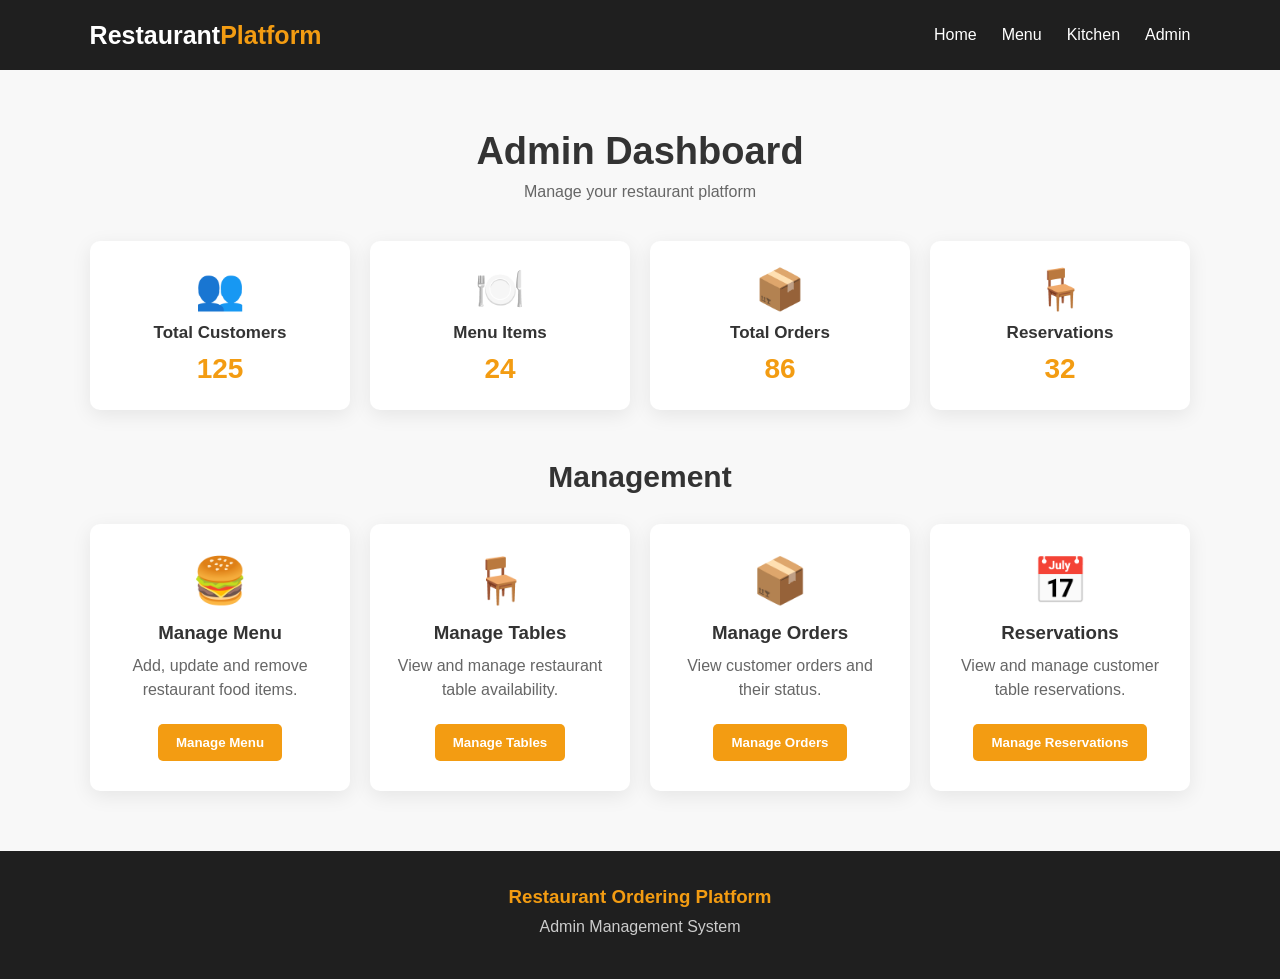
<file: frontend/admin.html>
<!DOCTYPE html>
<html lang="en">

<head>
    <meta charset="UTF-8">
    <meta name="viewport" content="width=device-width, initial-scale=1.0">

    <title>Admin Dashboard</title>

    <link rel="stylesheet" href="style.css">
</head>

<body>

<header>

    <div class="logo">
        Restaurant<span>Platform</span>
    </div>

    <nav>
        <a href="index.html">Home</a>
        <a href="menu.html">Menu</a>
        <a href="kitchen.html">Kitchen</a>
        <a href="admin.html">Admin</a>
    </nav>

</header>


<section class="admin-section">

    <h1>Admin Dashboard</h1>

    <p class="dashboard-subtitle">
        Manage your restaurant platform
    </p>


    <!-- Statistics -->

    <div class="admin-stats">

        <div class="stat-card">
            <div class="stat-icon">👥</div>
            <h3>Total Customers</h3>
            <p>125</p>
        </div>

        <div class="stat-card">
            <div class="stat-icon">🍽️</div>
            <h3>Menu Items</h3>
            <p>24</p>
        </div>

        <div class="stat-card">
            <div class="stat-icon">📦</div>
            <h3>Total Orders</h3>
            <p>86</p>
        </div>

        <div class="stat-card">
            <div class="stat-icon">🪑</div>
            <h3>Reservations</h3>
            <p>32</p>
        </div>

    </div>


    <!-- Management -->

    <h2 class="management-title">
        Management
    </h2>


    <div class="management-container">

        <div class="management-card">

            <div class="management-icon">
                🍔
            </div>

            <h3>Manage Menu</h3>

            <p>
                Add, update and remove restaurant food items.
            </p>

            <button class="admin-btn"
                onclick="alert('Menu Management will be connected to MySQL later.')">
                Manage Menu
            </button>

        </div>


        <div class="management-card">

            <div class="management-icon">
                🪑
            </div>

            <h3>Manage Tables</h3>

            <p>
                View and manage restaurant table availability.
            </p>

            <button class="admin-btn"
                onclick="alert('Table Management will be connected to MySQL later.')">
                Manage Tables
            </button>

        </div>


        <div class="management-card">

            <div class="management-icon">
                📦
            </div>

            <h3>Manage Orders</h3>

            <p>
                View customer orders and their status.
            </p>

            <button class="admin-btn"
                onclick="alert('Order Management will be connected to MySQL later.')">
                Manage Orders
            </button>

        </div>


        <div class="management-card">

            <div class="management-icon">
                📅
            </div>

            <h3>Reservations</h3>

            <p>
                View and manage customer table reservations.
            </p>

            <button class="admin-btn"
                onclick="alert('Reservation Management will be connected to MySQL later.')">
                Manage Reservations
            </button>

        </div>

    </div>

</section>


<footer>

    <h3>Restaurant Ordering Platform</h3>

    <p>
        Admin Management System
    </p>

</footer>

</body>
</html>
</file>
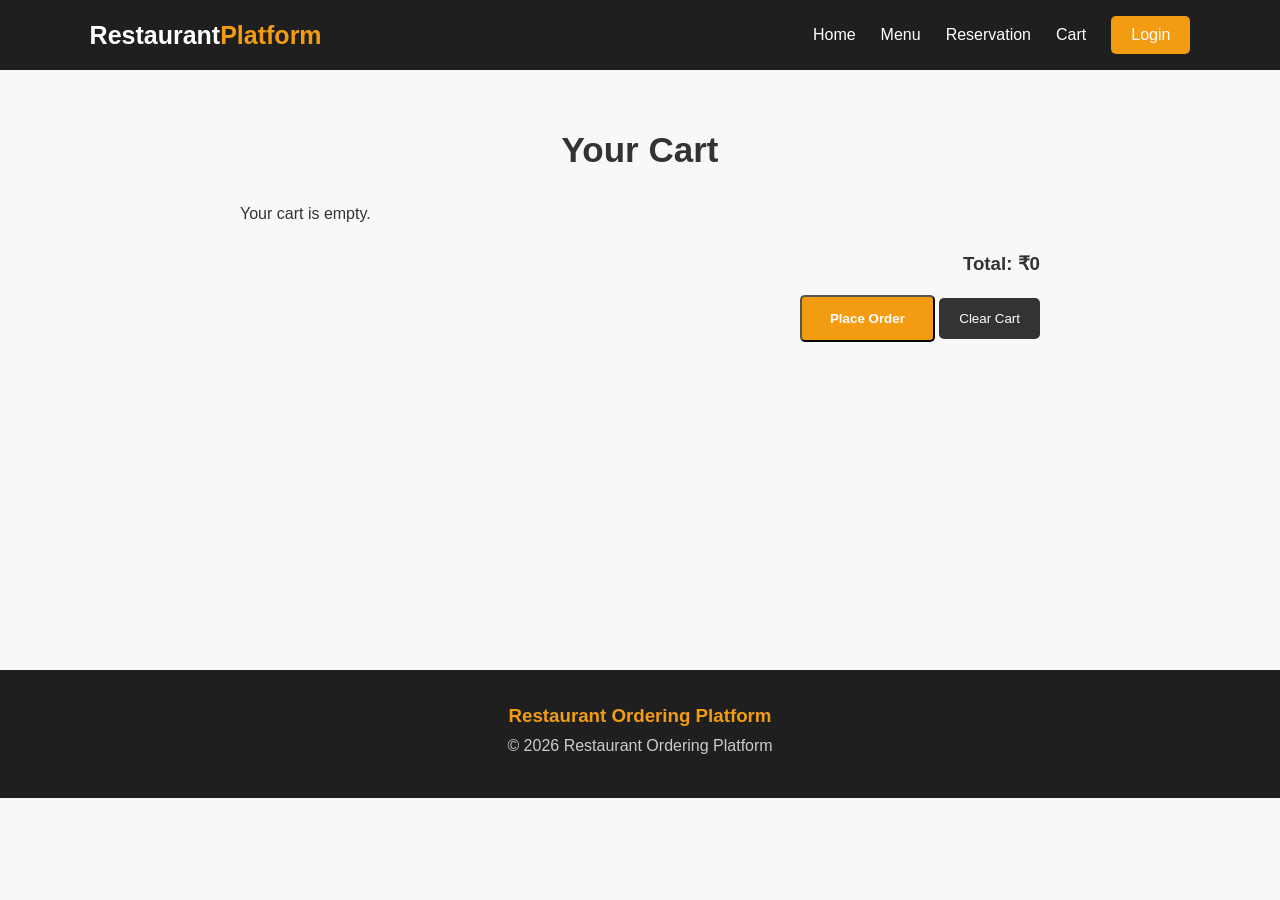
<file: frontend/cart.html>
<!DOCTYPE html>
<html lang="en">
<head>
    <meta charset="UTF-8">
    <meta name="viewport" content="width=device-width, initial-scale=1.0">

    <title>Shopping Cart</title>

    <link rel="stylesheet" href="style.css">
</head>

<body>

<header>
    <div class="logo">Restaurant<span>Platform</span></div>

    <nav>
        <a href="index.html">Home</a>
        <a href="menu.html">Menu</a>
        <a href="reservation.html">Reservation</a>
        <a href="cart.html">Cart</a>
        <a href="login.html" class="login-btn">Login</a>
    </nav>
</header>

<section class="cart-section">

    <h2>Your Cart</h2>

    <div id="cart-items">
        <p>Your cart is empty.</p>
    </div>

    <div class="cart-summary">

        <h3>
            Total:
            <span id="cart-total">₹0</span>
        </h3>

        <button class="btn" onclick="placeOrder()">
            Place Order
        </button>

        <button class="clear-btn" onclick="clearCart()">
            Clear Cart
        </button>

    </div>

</section>

<footer>
    <h3>Restaurant Ordering Platform</h3>
    <p>© 2026 Restaurant Ordering Platform</p>
</footer>

<script src="script.js"></script>

</body>
</html>
</file>
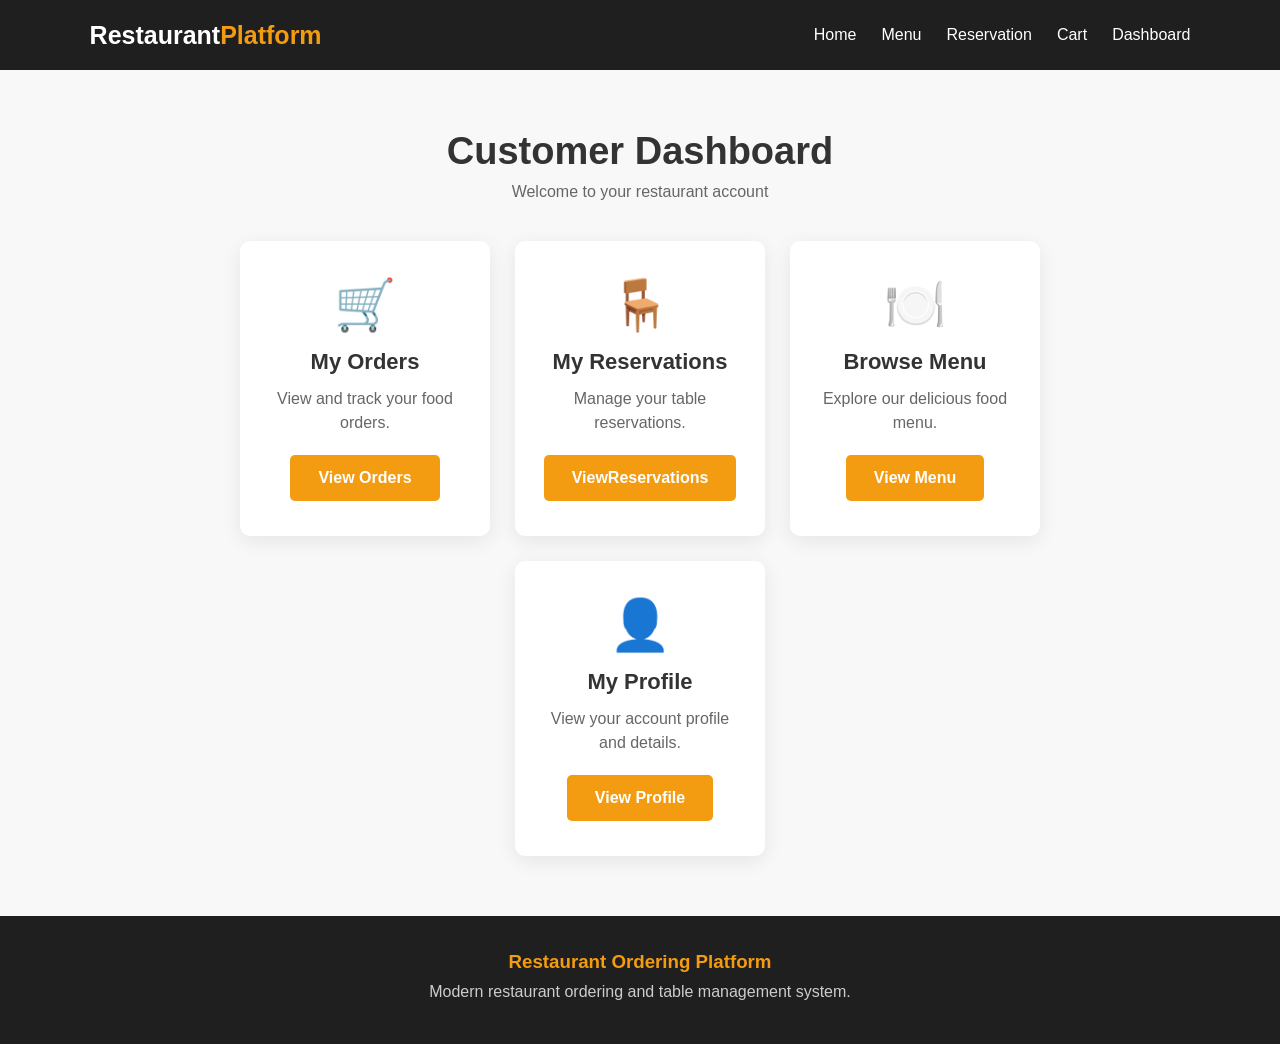
<file: frontend/customer_dashboard.html>
<!DOCTYPE html>
<html lang="en">

<head>
    <meta charset="UTF-8">
    <meta name="viewport" content="width=device-width, initial-scale=1.0">

    <title>Customer Dashboard</title>

    <link rel="stylesheet" href="style.css">
</head>

<body>

<header>

    <div class="logo">
        Restaurant<span>Platform</span>
    </div>

    <nav>
        <a href="index.html">Home</a>
        <a href="menu.html">Menu</a>
        <a href="reservation.html">Reservation</a>
        <a href="cart.html">Cart</a>
        <a href="customer-dashboard.html">Dashboard</a>
    </nav>

</header>


<section class="dashboard">

    <h1>Customer Dashboard</h1>

    <p class="dashboard-subtitle">
        Welcome to your restaurant account
    </p>


    <div class="dashboard-cards">

        <div class="dashboard-card">

            <div class="dashboard-icon">🛒</div>

            <h3>My Orders</h3>

            <p>View and track your food orders.</p>

            <a href="my-orders.html" class="btn">
                View Orders
            </a>

        </div>


        <div class="dashboard-card">

            <div class="dashboard-icon">🪑</div>

            <h3>My Reservations</h3>

            <p>Manage your table reservations.</p>

            <a href="my-reservation.html" class="btn">
                ViewReservations
            </a>

        </div>


        <div class="dashboard-card">

            <div class="dashboard-icon">🍽️</div>

            <h3>Browse Menu</h3>

            <p>Explore our delicious food menu.</p>

            <a href="menu.html" class="btn">
                View Menu
            </a>

        </div>


        <div class="dashboard-card">

            <div class="dashboard-icon">👤</div>

            <h3>My Profile</h3>

            <p>View your account profile and details.</p>

            <a href="profile.html" class="btn">
                View Profile
            </a>

        </div>

    </div>

</section>


<footer>

    <h3>Restaurant Ordering Platform</h3>

    <p>
        Modern restaurant ordering and table management system.
    </p>

</footer>

</body>
</html>
</file>
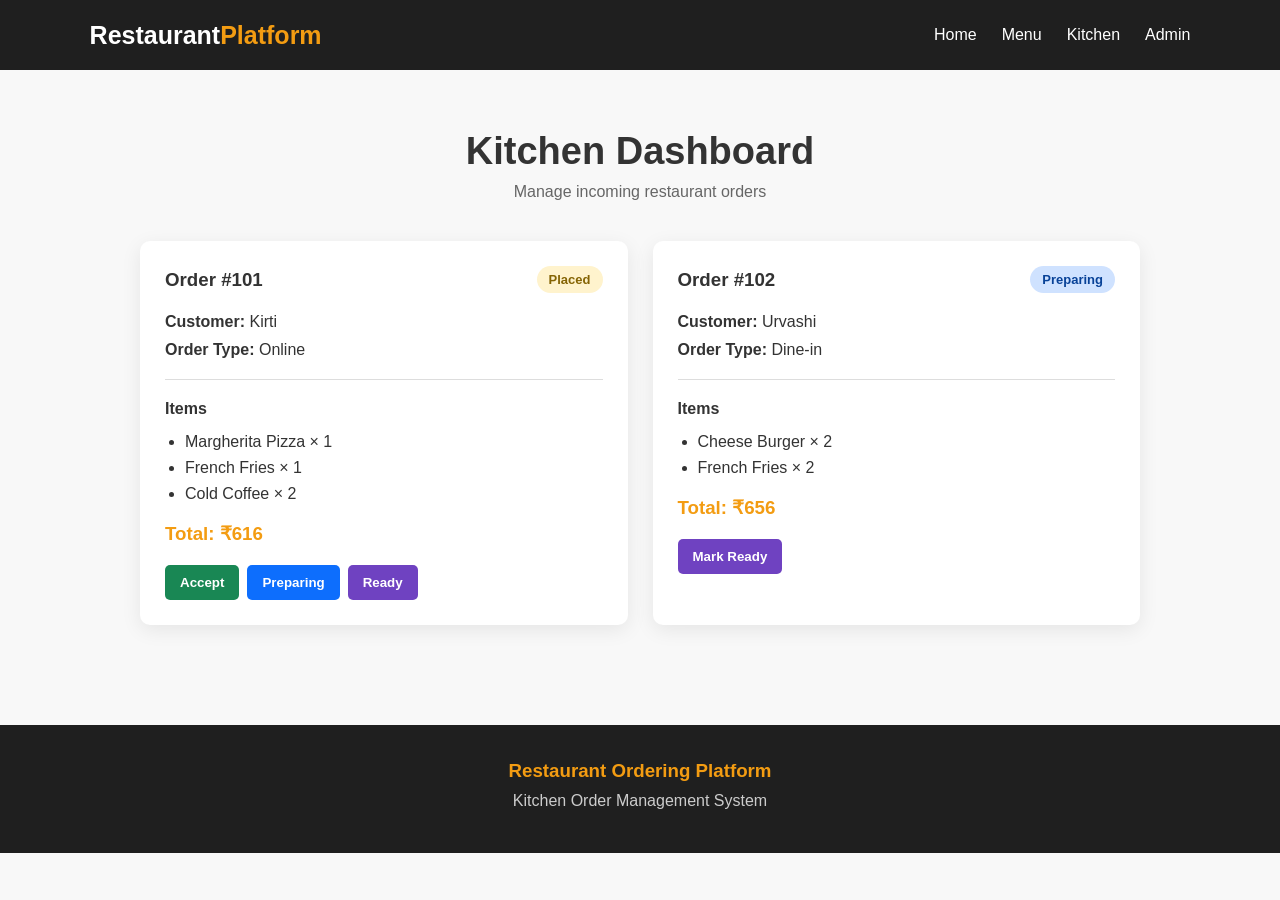
<file: frontend/kitchen.html>
<!DOCTYPE html>
<html lang="en">

<head>
    <meta charset="UTF-8">
    <meta name="viewport" content="width=device-width, initial-scale=1.0">

    <title>Kitchen Dashboard</title>

    <link rel="stylesheet" href="style.css">
</head>

<body>

<header>

    <div class="logo">
        Restaurant<span>Platform</span>
    </div>

    <nav>
        <a href="index.html">Home</a>
        <a href="menu.html">Menu</a>
        <a href="kitchen.html">Kitchen</a>
        <a href="admin.html">Admin</a>
    </nav>

</header>


<section class="kitchen-section">

    <h1>Kitchen Dashboard</h1>

    <p class="dashboard-subtitle">
        Manage incoming restaurant orders
    </p>


    <div class="order-container">


        <!-- Order 101 -->

        <div class="order-card">

            <div class="order-header">

                <h3>Order #101</h3>

                <span class="status placed">
                    Placed
                </span>

            </div>

            <p><strong>Customer:</strong> Kirti</p>

            <p><strong>Order Type:</strong> Online</p>

            <hr>

            <h4>Items</h4>

            <ul>
                <li>Margherita Pizza × 1</li>
                <li>French Fries × 1</li>
                <li>Cold Coffee × 2</li>
            </ul>

            <h3 class="order-total">
                Total: ₹616
            </h3>

            <div class="order-actions">

                <button
                    class="action-btn accept"
                    onclick="updateOrderStatus(this, 'Accepted')">
                    Accept
                </button>

                <button
                    class="action-btn preparing"
                    onclick="updateOrderStatus(this, 'Preparing')">
                    Preparing
                </button>

                <button
                    class="action-btn ready"
                    onclick="updateOrderStatus(this, 'Ready')">
                    Ready
                </button>

            </div>

        </div>


        <!-- Order 102 -->

        <div class="order-card">

            <div class="order-header">

                <h3>Order #102</h3>

                <span class="status preparing">
                    Preparing
                </span>

            </div>

            <p><strong>Customer:</strong> Urvashi</p>

            <p><strong>Order Type:</strong> Dine-in</p>

            <hr>

            <h4>Items</h4>

            <ul>
                <li>Cheese Burger × 2</li>
                <li>French Fries × 2</li>
            </ul>

            <h3 class="order-total">
                Total: ₹656
            </h3>

            <div class="order-actions">

                <button
                    class="action-btn ready"
                    onclick="updateOrderStatus(this, 'Ready')">
                    Mark Ready
                </button>

            </div>

        </div>


    </div>

</section>


<footer>

    <h3>Restaurant Ordering Platform</h3>

    <p>
        Kitchen Order Management System
    </p>

</footer>


<script src="script.js"></script>

</body>
</html>
</file>
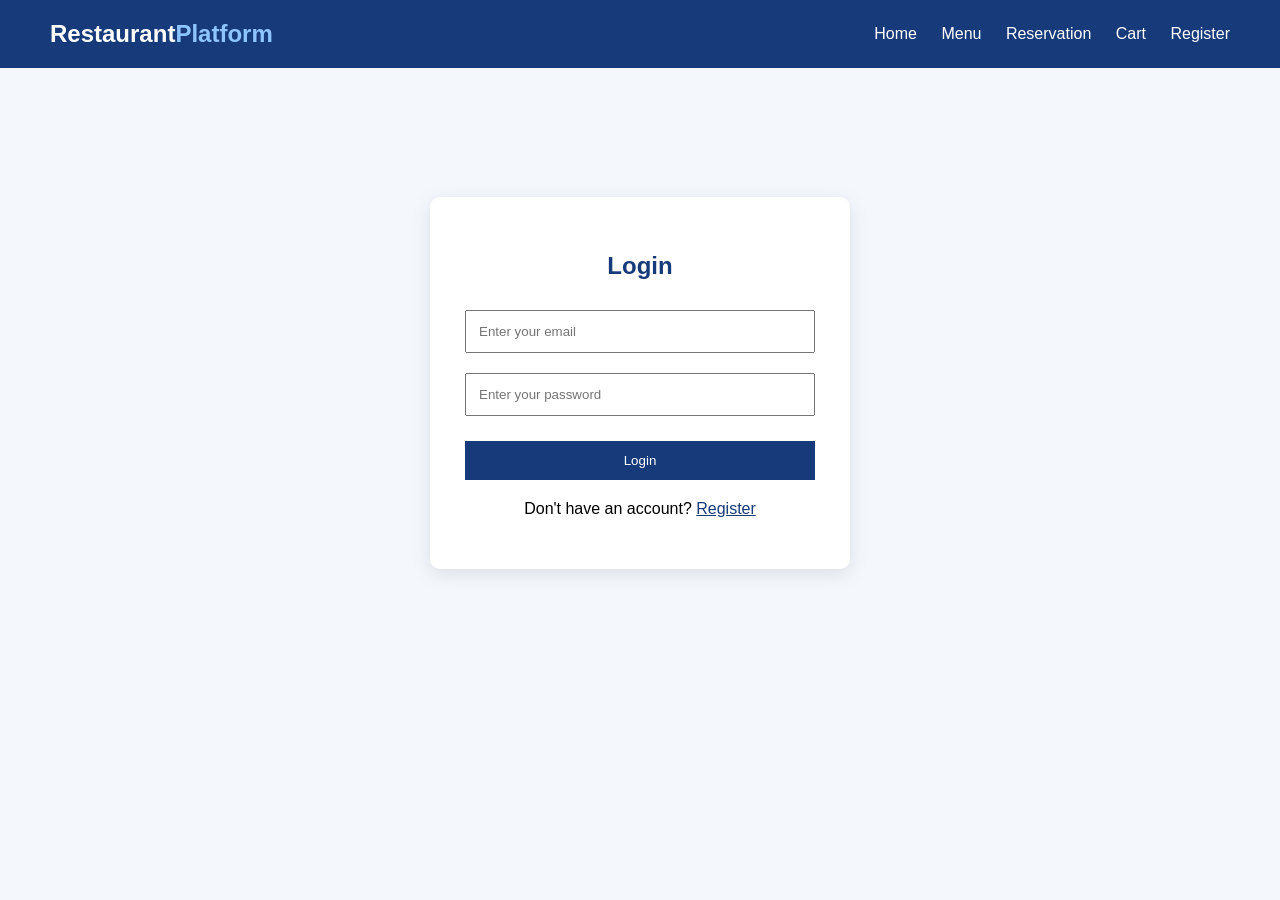
<file: frontend/login.html>
<!DOCTYPE html>
<html lang="en">

<head>
    <meta charset="UTF-8">
    <meta name="viewport" content="width=device-width, initial-scale=1.0">
    <title>Login</title>

    <style>
        body {
            margin: 0;
            font-family: Arial, sans-serif;
            background: #f4f7fb;
        }

        header {
            background: #173b7a;
            padding: 20px 50px;
            display: flex;
            justify-content: space-between;
            align-items: center;
        }

        .logo {
            color: white;
            font-size: 24px;
            font-weight: bold;
        }

        .logo span {
            color: #8ec5ff;
        }

        nav a {
            color: white;
            text-decoration: none;
            margin-left: 20px;
        }

        .form-section {
            display: flex;
            justify-content: center;
            align-items: center;
            min-height: 70vh;
        }

        .form-box {
            background: white;
            width: 350px;
            padding: 35px;
            border-radius: 10px;
            box-shadow: 0 5px 20px rgba(0,0,0,0.1);
        }

        .form-box h1 {
            text-align: center;
            color: #173b7a;
        }

        .form-box input {
            width: 100%;
            padding: 12px;
            margin: 10px 0;
            box-sizing: border-box;
        }

        .form-box button {
            width: 100%;
            padding: 12px;
            margin-top: 15px;
            background: #173b7a;
            color: white;
            border: none;
            cursor: pointer;
        }

        .form-link {
            text-align: center;
            margin-top: 20px;
        }

        .form-link a {
            color: #173b7a;
        }
    </style>
</head>

<body>

<header>

    <div class="logo">
        Restaurant<span>Platform</span>
    </div>

    <nav>
        <a href="index.html">Home</a>
        <a href="menu.html">Menu</a>
        <a href="reservation.html">Reservation</a>
        <a href="cart.html">Cart</a>
        <a href="register.html">Register</a>
    </nav>

</header>

<section class="form-section">

    <div class="form-box">

        <h1>Login</h1>

        <form onsubmit="loginUser(event)">

            <input
                type="email"
                id="login-email"
                placeholder="Enter your email"
                required
            >

            <input
                type="password"
                id="login-password"
                placeholder="Enter your password"
                required
            >

            <button type="submit">
                Login
            </button>

        </form>

        <p class="form-link">
            Don't have an account?
            <a href="register.html">Register</a>
        </p>

    </div>

</section>

<script src="script.js"></script>

</body>
</html>
</file>
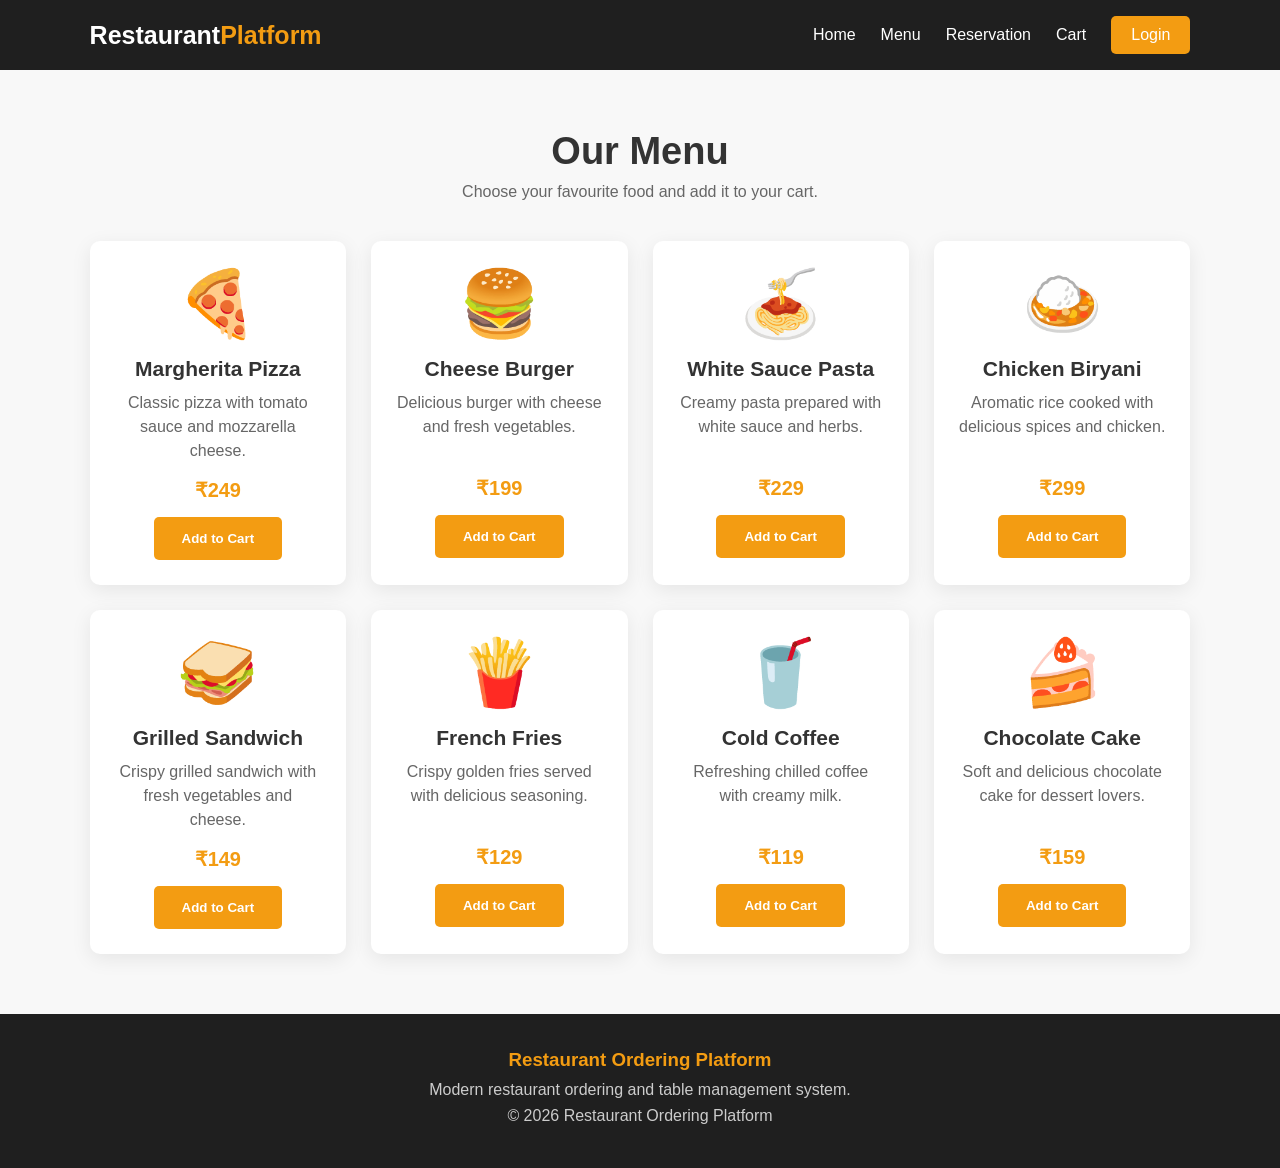
<file: frontend/menu.html>
<!DOCTYPE html>
<html lang="en">
<head>
    <meta charset="UTF-8">
    <meta name="viewport" content="width=device-width, initial-scale=1.0">

    <title>Restaurant Menu</title>

    <link rel="stylesheet" href="style.css">
</head>

<body>

<header>
    <div class="logo">Restaurant<span>Platform</span></div>

    <nav>
        <a href="index.html">Home</a>
        <a href="menu.html">Menu</a>
        <a href="reservation.html">Reservation</a>
        <a href="cart.html">Cart</a>
        <a href="login.html" class="login-btn">Login</a>
    </nav>
</header>


<section class="menu-section">

    <h1>Our Menu</h1>

    <p class="menu-subtitle">
        Choose your favourite food and add it to your cart.
    </p>


    <div class="menu-container">


        <!-- Pizza -->

        <div class="food-card">

            <div class="food-image">🍕</div>

            <h3>Margherita Pizza</h3>

            <p>
                Classic pizza with tomato sauce and mozzarella cheese.
            </p>

            <h4>₹249</h4>

            <button
                class="btn"
                onclick="addToCart('Margherita Pizza', 249)">
                Add to Cart
            </button>

        </div>


        <!-- Burger -->

        <div class="food-card">

            <div class="food-image">🍔</div>

            <h3>Cheese Burger</h3>

            <p>
                Delicious burger with cheese and fresh vegetables.
            </p>

            <h4>₹199</h4>

            <button
                class="btn"
                onclick="addToCart('Cheese Burger', 199)">
                Add to Cart
            </button>

        </div>


        <!-- Pasta -->

        <div class="food-card">

            <div class="food-image">🍝</div>

            <h3>White Sauce Pasta</h3>

            <p>
                Creamy pasta prepared with white sauce and herbs.
            </p>

            <h4>₹229</h4>

            <button
                class="btn"
                onclick="addToCart('White Sauce Pasta', 229)">
                Add to Cart
            </button>

        </div>


        <!-- Biryani -->

        <div class="food-card">

            <div class="food-image">🍛</div>

            <h3>Chicken Biryani</h3>

            <p>
                Aromatic rice cooked with delicious spices and chicken.
            </p>

            <h4>₹299</h4>

            <button
                class="btn"
                onclick="addToCart('Chicken Biryani', 299)">
                Add to Cart
            </button>

        </div>


        <!-- Sandwich -->

        <div class="food-card">

            <div class="food-image">🥪</div>

            <h3>Grilled Sandwich</h3>

            <p>
                Crispy grilled sandwich with fresh vegetables and cheese.
            </p>

            <h4>₹149</h4>

            <button
                class="btn"
                onclick="addToCart('Grilled Sandwich', 149)">
                Add to Cart
            </button>

        </div>


        <!-- French Fries -->

        <div class="food-card">

            <div class="food-image">🍟</div>

            <h3>French Fries</h3>

            <p>
                Crispy golden fries served with delicious seasoning.
            </p>

            <h4>₹129</h4>

            <button
                class="btn"
                onclick="addToCart('French Fries', 129)">
                Add to Cart
            </button>

        </div>


        <!-- Cold Coffee -->

        <div class="food-card">

            <div class="food-image">🥤</div>

            <h3>Cold Coffee</h3>

            <p>
                Refreshing chilled coffee with creamy milk.
            </p>

            <h4>₹119</h4>

            <button
                class="btn"
                onclick="addToCart('Cold Coffee', 119)">
                Add to Cart
            </button>

        </div>


        <!-- Chocolate Cake -->

        <div class="food-card">

            <div class="food-image">🍰</div>

            <h3>Chocolate Cake</h3>

            <p>
                Soft and delicious chocolate cake for dessert lovers.
            </p>

            <h4>₹159</h4>

            <button
                class="btn"
                onclick="addToCart('Chocolate Cake', 159)">
                Add to Cart
            </button>

        </div>

    </div>

</section>


<footer>

    <h3>Restaurant Ordering Platform</h3>

    <p>
        Modern restaurant ordering and table management system.
    </p>

    <p>
        © 2026 Restaurant Ordering Platform
    </p>

</footer>


<script src="script.js"></script>

</body>
</html>
</file>
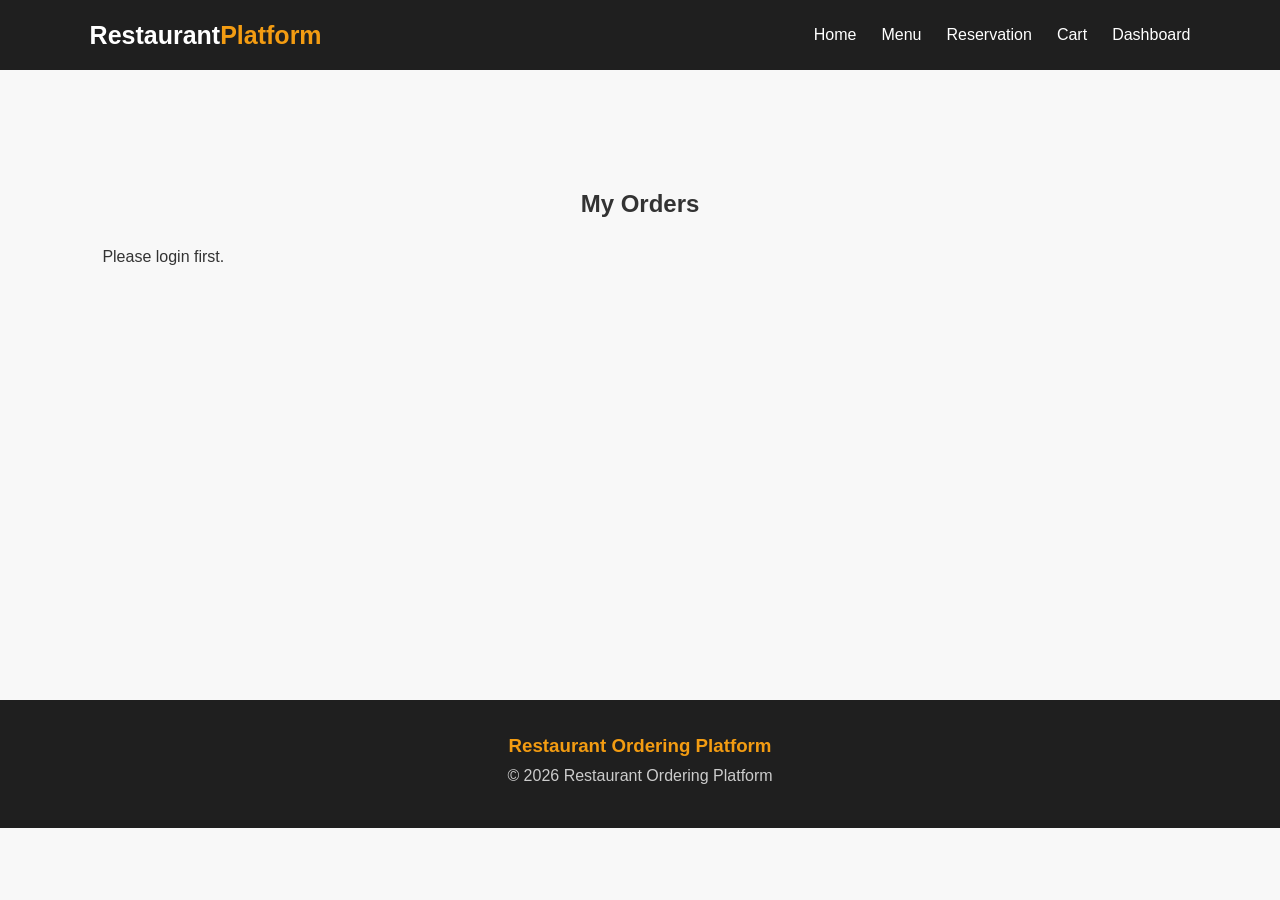
<file: frontend/my-orders.html>
<!DOCTYPE html>
<html lang="en">

<head>
    <meta charset="UTF-8">
    <meta name="viewport" content="width=device-width, initial-scale=1.0">

    <title>My Orders</title>

    <link rel="stylesheet" href="style.css">

    <style>
        .orders-section {
            padding: 120px 8% 60px;
            min-height: 70vh;
        }

        .orders-section h2 {
            text-align: center;
            margin-bottom: 30px;
        }

        .order-card {
            background: white;
            padding: 20px;
            margin: 15px auto;
            max-width: 700px;
            border-radius: 10px;
            box-shadow: 0 3px 10px rgba(0,0,0,0.1);
        }

        .order-card p {
            margin: 8px 0;
        }

        .status {
            font-weight: bold;
        }
    </style>
</head>

<body>

<header>

    <div class="logo">
        Restaurant<span>Platform</span>
    </div>

    <nav>
        <a href="index.html">Home</a>
        <a href="menu.html">Menu</a>
        <a href="reservation.html">Reservation</a>
        <a href="cart.html">Cart</a>
        <a href="customer-dashboard.html">Dashboard</a>
    </nav>

</header>


<section class="orders-section">

    <h2>My Orders</h2>

    <div id="orders-container">
        <p>Loading orders...</p>
    </div>

</section>


<footer>

    <h3>Restaurant Ordering Platform</h3>

    <p>© 2026 Restaurant Ordering Platform</p>

</footer>


<script>

async function loadOrders() {

    const userId = localStorage.getItem("user_id");

    if (!userId) {

        document.getElementById("orders-container").innerHTML =
            "<p>Please login first.</p>";

        return;
    }

    try {

        const response = await fetch(
            "http://localhost:8080/order-history?user_id="
            + encodeURIComponent(userId)
        );

        const result = await response.text();

        const container =
            document.getElementById("orders-container");

        if (result === "No orders found") {

            container.innerHTML =
                "<p>You have not placed any orders yet.</p>";

            return;
        }

        if (result === "User ID required") {

            container.innerHTML =
                "<p>User ID is required.</p>";

            return;
        }

        const orders = result.trim().split("\n");

        container.innerHTML = "";

        orders.forEach(order => {

            const values =
                new URLSearchParams(order);

            const orderId =
                values.get("order_id");

            const orderDate =
                values.get("order_date");

            const total =
                values.get("total_amount");

            const orderType =
                values.get("order_type");

            const status =
                values.get("status");

            const card =
                document.createElement("div");

            card.className = "order-card";

            card.innerHTML = `
    <h3>Order #${orderId}</h3>

    <p>
        <strong>Date:</strong>
        ${orderDate}
    </p>

    <p>
        <strong>Total Amount:</strong>
        ₹${total}
    </p>

    <p>
        <strong>Order Type:</strong>
        ${orderType}
    </p>

    <p>
        <strong>Status:</strong>
        <span class="status">${status}</span>
    </p>
`;

            container.appendChild(card);

        });

    } catch (error) {

        console.error(error);

        document.getElementById("orders-container").innerHTML =
            "<p>Java server connection failed!</p>";
    }
}

loadOrders();

</script>

</body>

</html>
</file>
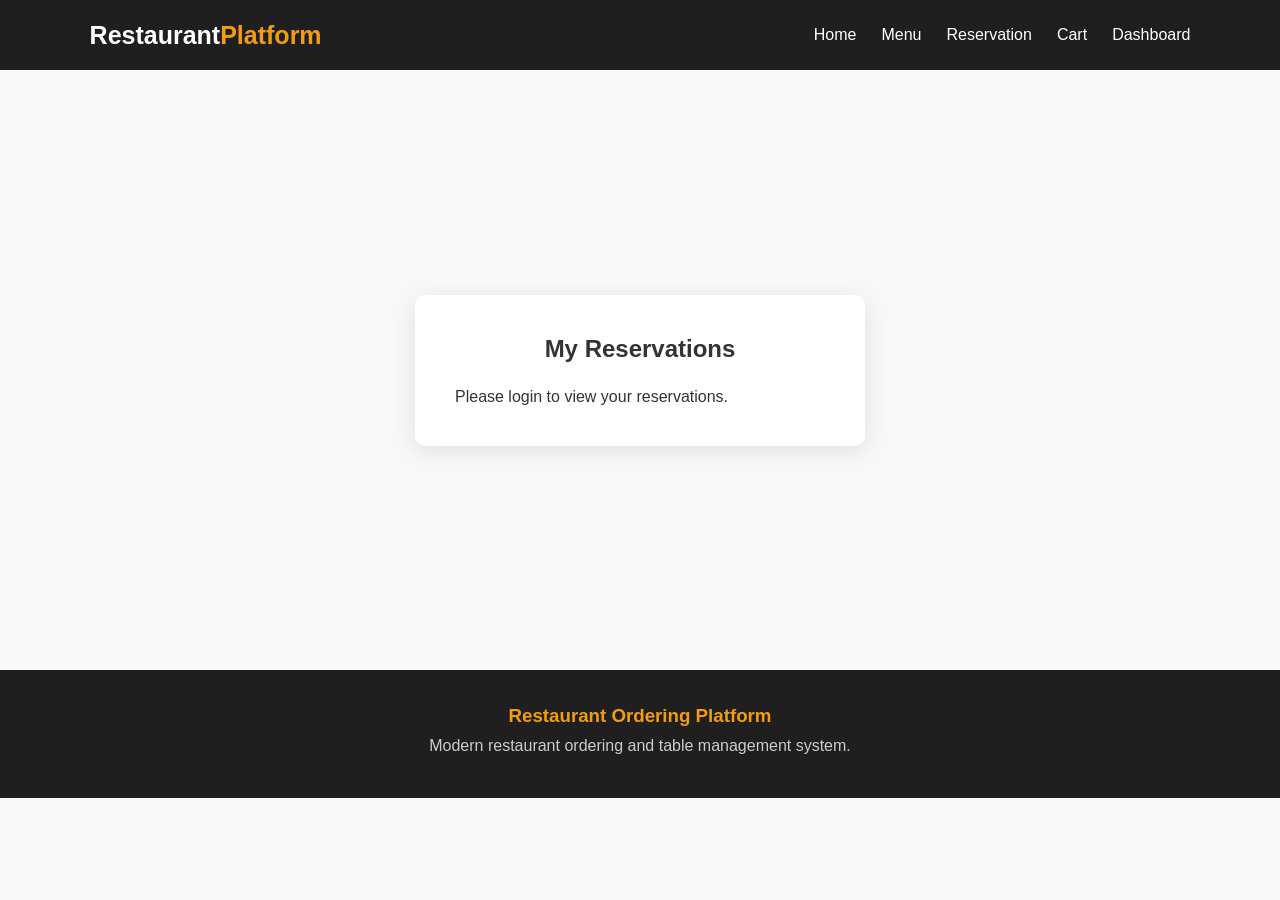
<file: frontend/my-reservations.html>
<!DOCTYPE html>
<html lang="en">
<head>
    <meta charset="UTF-8">
    <meta name="viewport" content="width=device-width, initial-scale=1.0">

    <title>My Reservations</title>

    <link rel="stylesheet" href="style.css">
</head>

<body>

<header>

    <div class="logo">
        Restaurant<span>Platform</span>
    </div>

    <nav>
        <a href="index.html">Home</a>
        <a href="menu.html">Menu</a>
        <a href="reservation.html">Reservation</a>
        <a href="cart.html">Cart</a>
        <a href="customer-dashboard.html">Dashboard</a>
    </nav>

</header>


<section class="form-section">

    <div class="form-box" style="max-width: 900px;">

        <h2>My Reservations</h2>

        <div id="reservation-list">
            Loading reservations...
        </div>

    </div>

</section>


<footer>

    <h3>Restaurant Ordering Platform</h3>

    <p>
        Modern restaurant ordering and table management system.
    </p>

</footer>


<script>

async function loadReservations() {

    const userId = localStorage.getItem("user_id");

    if (!userId) {

        document.getElementById("reservation-list").innerHTML =
            "<p>Please login to view your reservations.</p>";

        return;
    }

    try {

        const response = await fetch(
            "http://localhost:8080/reservation-history?user_id=" + userId
        );

        const result = await response.text();

        if (result === "No reservations found") {

            document.getElementById("reservation-list").innerHTML =
                "<p>No reservations found.</p>";

            return;
        }

        const reservations = result.trim().split("\n");

        let html = `
            <div style="overflow-x:auto;">
                <table style="width:100%; border-collapse:collapse; margin-top:20px;">

                    <tr>
                        <th style="padding:12px; border-bottom:1px solid #ddd;">
                            Reservation ID
                        </th>

                        <th style="padding:12px; border-bottom:1px solid #ddd;">
                            Date
                        </th>

                        <th style="padding:12px; border-bottom:1px solid #ddd;">
                            Time
                        </th>

                        <th style="padding:12px; border-bottom:1px solid #ddd;">
                            Guests
                        </th>

                        <th style="padding:12px; border-bottom:1px solid #ddd;">
                            Status
                        </th>

                        <th style="padding:12px; border-bottom:1px solid #ddd;">
                            Table
                        </th>
                    </tr>
        `;

        reservations.forEach(function(item) {

            const data = new URLSearchParams(item);

            html += `
                <tr>

                    <td style="padding:12px; text-align:center;">
                        ${data.get("reservation_id")}
                    </td>

                    <td style="padding:12px; text-align:center;">
                        ${data.get("reservation_date")}
                    </td>

                    <td style="padding:12px; text-align:center;">
                        ${data.get("reservation_time")}
                    </td>

                    <td style="padding:12px; text-align:center;">
                        ${data.get("number_of_guests")}
                    </td>

                    <td style="padding:12px; text-align:center;">
                        ${data.get("status")}
                    </td>

                    <td style="padding:12px; text-align:center;">
                        Table ${data.get("table_number")}
                    </td>

                </tr>
            `;

        });

        html += `
                </table>
            </div>
        `;

        document.getElementById("reservation-list").innerHTML = html;

    } catch (error) {

        console.error(error);

        document.getElementById("reservation-list").innerHTML =
            "<p>Unable to load reservations. Please start the Java server.</p>";
    }
}


loadReservations();

</script>

</body>
</html>
</file>
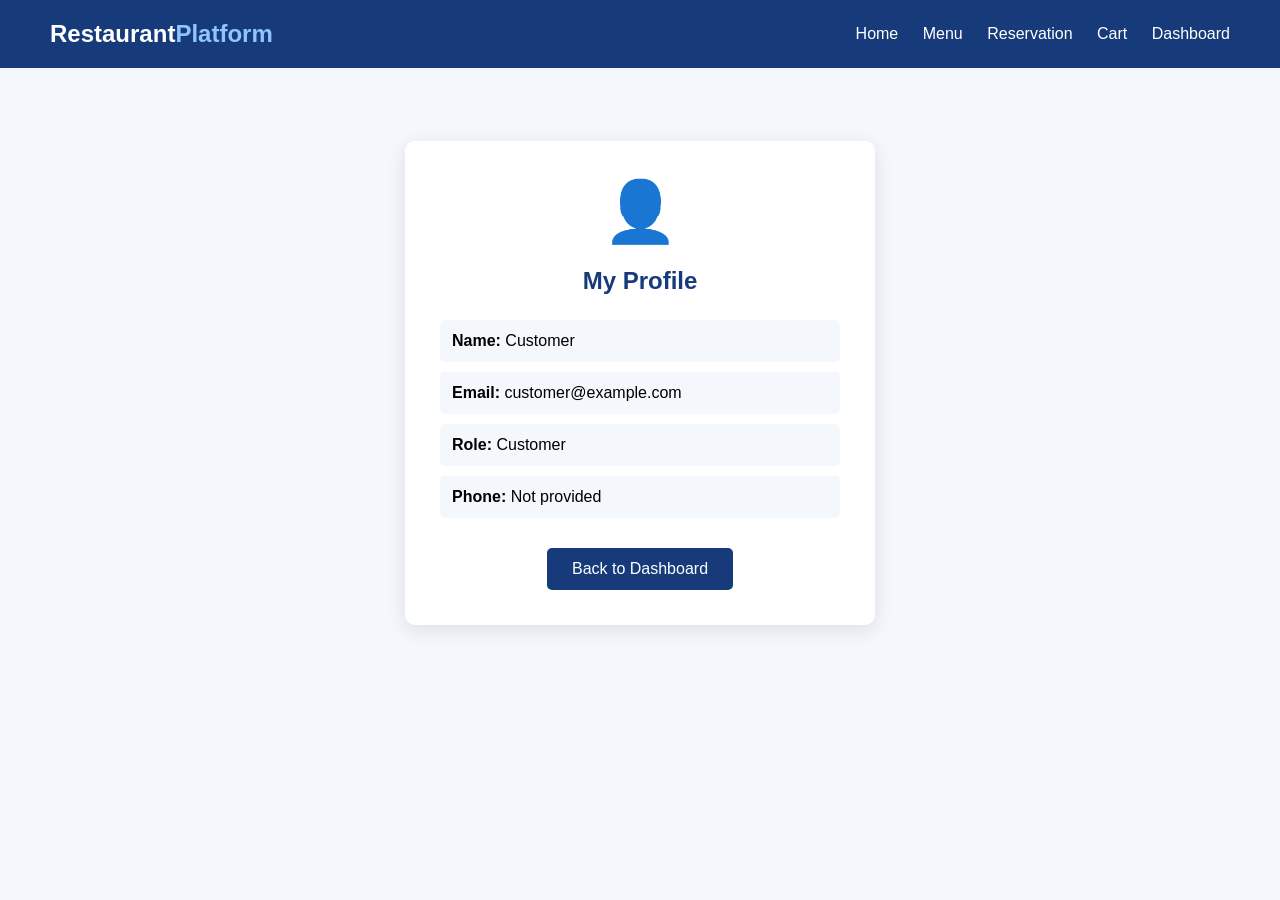
<file: frontend/profile.html>
<!DOCTYPE html>
<html lang="en">

<head>
    <meta charset="UTF-8">
    <meta name="viewport" content="width=device-width, initial-scale=1.0">

    <title>My Profile</title>

    <style>
        body {
            margin: 0;
            font-family: Arial, sans-serif;
            background: #f4f7fb;
        }

        header {
            background: #173b7a;
            padding: 20px 50px;
            display: flex;
            justify-content: space-between;
            align-items: center;
        }

        .logo {
            color: white;
            font-size: 24px;
            font-weight: bold;
        }

        .logo span {
            color: #8ec5ff;
        }

        nav a {
            color: white;
            text-decoration: none;
            margin-left: 20px;
        }

        .profile-section {
            display: flex;
            justify-content: center;
            align-items: center;
            min-height: 70vh;
        }

        .profile-box {
            background: white;
            width: 400px;
            padding: 35px;
            border-radius: 10px;
            box-shadow: 0 5px 20px rgba(0,0,0,0.1);
            text-align: center;
        }

        .profile-icon {
            font-size: 60px;
            margin-bottom: 10px;
        }

        .profile-box h1 {
            color: #173b7a;
        }

        .profile-info {
            text-align: left;
            margin-top: 25px;
        }

        .profile-info p {
            padding: 12px;
            background: #f4f7fb;
            border-radius: 5px;
            margin: 10px 0;
        }

        .btn {
            display: inline-block;
            margin-top: 20px;
            padding: 12px 25px;
            background: #173b7a;
            color: white;
            text-decoration: none;
            border-radius: 5px;
        }
    </style>
</head>

<body>

<header>

    <div class="logo">
        Restaurant<span>Platform</span>
    </div>

    <nav>
        <a href="index.html">Home</a>
        <a href="menu.html">Menu</a>
        <a href="reservation.html">Reservation</a>
        <a href="cart.html">Cart</a>
        <a href="customer-dashboard.html">Dashboard</a>
    </nav>

</header>


<section class="profile-section">

    <div class="profile-box">

        <div class="profile-icon">👤</div>

        <h1>My Profile</h1>

        <div class="profile-info">

            <p>
                <strong>Name:</strong>
                <span id="profile-name">Customer</span>
            </p>

            <p>
                <strong>Email:</strong>
                <span id="profile-email"></span>customer@example.com</span>
            </p>

            <p>
                <strong>Role:</strong>
                <span id="profile-role">Customer</span>
            </p>
             
            <p>
                <strong>Phone:</strong>
                <span id="profile-phone">Not provided</span>
            </p>

        </div>

        <a href="customer-dashboard.html" class="btn">
            Back to Dashboard
        </a>

    </div>

</section>
<script>
async function loadProfile() {

    const email = prompt("Enter your registered email:");

    if (!email) {
        return;
    }

    try {

        const response = await fetch(
            "http://localhost:8080/profile?email="
            + encodeURIComponent(email)
        );

        const result = await response.text();

        if (result === "User not found") {

            alert("User not found!");
            return;
        }

        const values = new URLSearchParams(result);

        document.getElementById("profile-name").textContent =
            values.get("name");

        document.getElementById("profile-email").textContent =
            values.get("email");

        document.getElementById("profile-role").textContent =
            values.get("role");

        document.getElementById("profile-phone").textContent =
            values.get("phone") || "Not provided";

    } catch (error) {

        alert("Java server connection failed!");

        console.error(error);
    }
}

loadProfile();
</script>

</body>
</html>
</file>
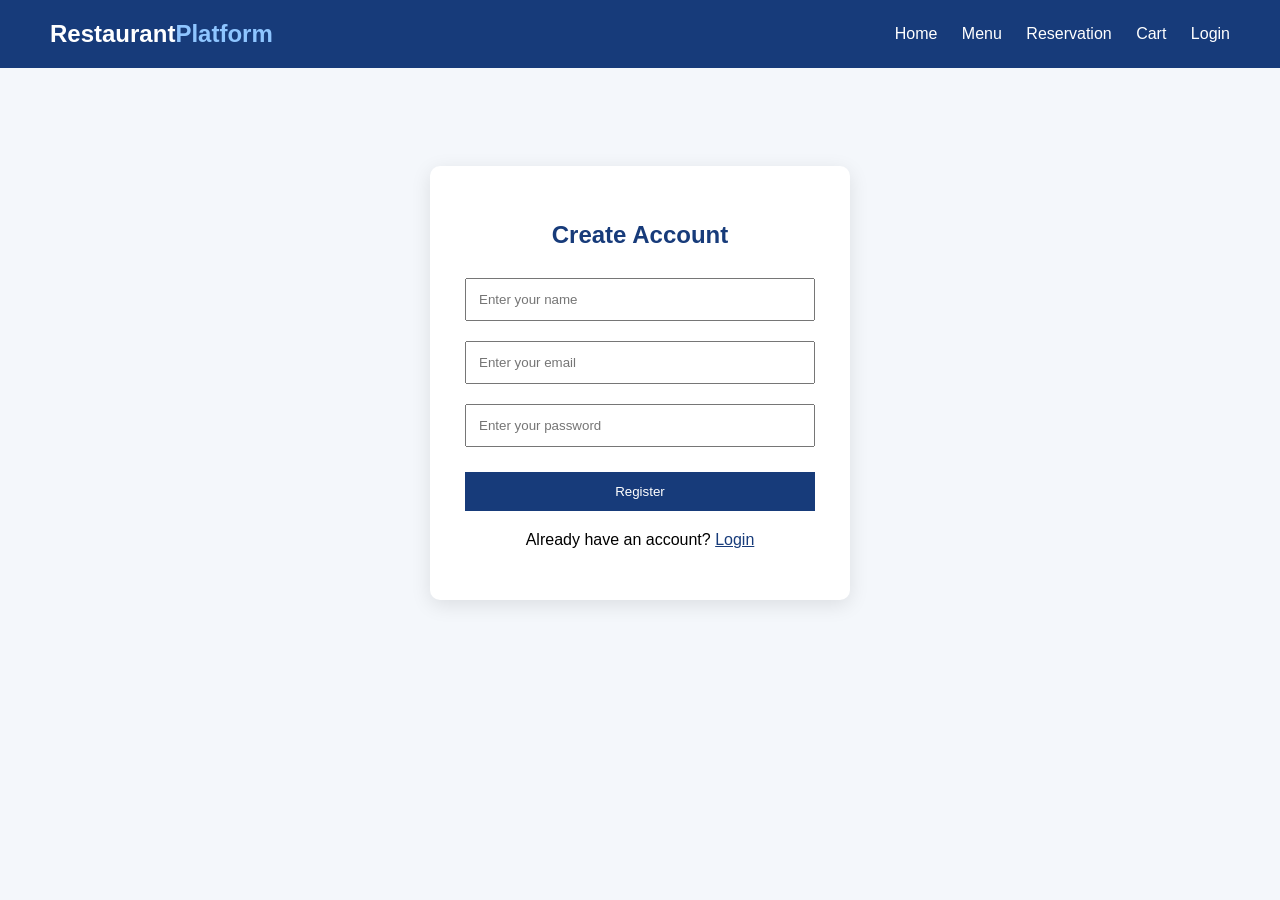
<file: frontend/register.html>
<!DOCTYPE html>
<html lang="en">

<head>
    <meta charset="UTF-8">
    <meta name="viewport" content="width=device-width, initial-scale=1.0">

    <title>Register</title>

    <style>
        body {
            margin: 0;
            font-family: Arial, sans-serif;
            background: #f4f7fb;
        }

        header {
            background: #173b7a;
            padding: 20px 50px;
            display: flex;
            justify-content: space-between;
            align-items: center;
        }

        .logo {
            color: white;
            font-size: 24px;
            font-weight: bold;
        }

        .logo span {
            color: #8ec5ff;
        }

        nav a {
            color: white;
            text-decoration: none;
            margin-left: 20px;
        }

        .form-section {
            display: flex;
            justify-content: center;
            align-items: center;
            min-height: 70vh;
        }

        .form-box {
            background: white;
            width: 350px;
            padding: 35px;
            border-radius: 10px;
            box-shadow: 0 5px 20px rgba(0,0,0,0.1);
        }

        .form-box h1 {
            text-align: center;
            color: #173b7a;
        }

        .form-box input {
            width: 100%;
            padding: 12px;
            margin: 10px 0;
            box-sizing: border-box;
        }

        .form-box button {
            width: 100%;
            padding: 12px;
            margin-top: 15px;
            background: #173b7a;
            color: white;
            border: none;
            cursor: pointer;
        }

        .form-link {
            text-align: center;
            margin-top: 20px;
        }

        .form-link a {
            color: #173b7a;
        }
    </style>
</head>

<body>

<header>

    <div class="logo">
        Restaurant<span>Platform</span>
    </div>

    <nav>
        <a href="index.html">Home</a>
        <a href="menu.html">Menu</a>
        <a href="reservation.html">Reservation</a>
        <a href="cart.html">Cart</a>
        <a href="login.html">Login</a>
    </nav>

</header>

<section class="form-section">

    <div class="form-box">

        <h1>Create Account</h1>

        <form onsubmit="registerUser(event)">

            <input
                type="text"
                id="register-name"
                placeholder="Enter your name"
                required
            >

            <input
                type="email"
                id="register-email"
                placeholder="Enter your email"
                required
            >

            <input
                type="password"
                id="register-password"
                placeholder="Enter your password"
                required
            >

            <button type="submit">
                Register
            </button>

        </form>

        <p class="form-link">
            Already have an account?
            <a href="login.html">Login</a>
        </p>

    </div>

</section>

<script src="script.js"></script>

</body>
</html>
</file>
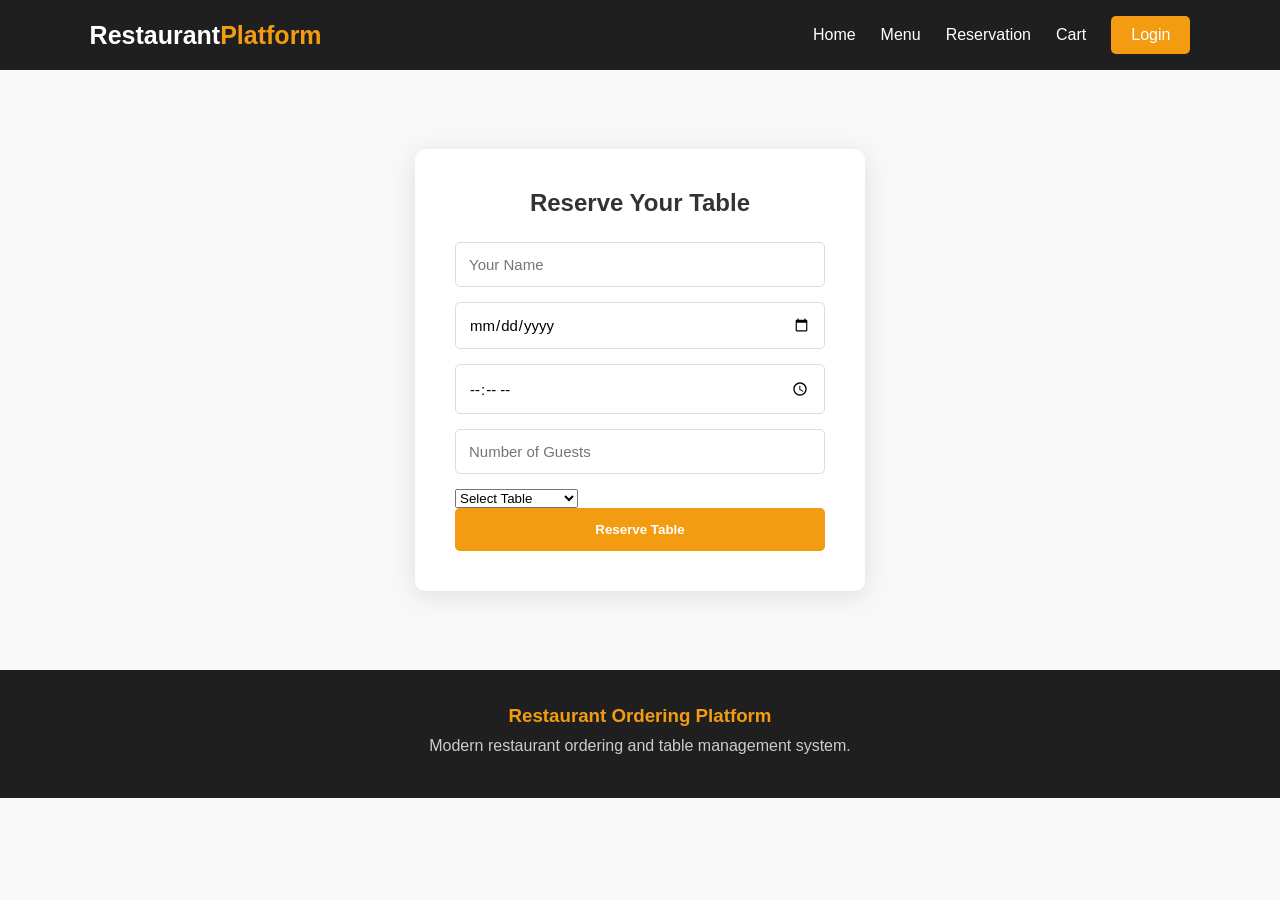
<file: frontend/reservation.html>
<!DOCTYPE html>
<html lang="en">
<head>
    <meta charset="UTF-8">
    <meta name="viewport" content="width=device-width, initial-scale=1.0">

    <title>Table Reservation</title>

    <link rel="stylesheet" href="style.css">
</head>

<body>

<header>
    <div class="logo">Restaurant<span>Platform</span></div>

    <nav>
        <a href="index.html">Home</a>
        <a href="menu.html">Menu</a>
        <a href="reservation.html">Reservation</a>
        <a href="cart.html">Cart</a>
        <a href="login.html" class="login-btn">Login</a>
    </nav>
</header>

<section class="form-section">

    <div class="form-box">

        <h2>Reserve Your Table</h2>

        <form onsubmit="event.preventDefault(); makeReservation();">

            <input
                type="text"
                id="customer-name"
                placeholder="Your Name"
                required
            >

            <input
                type="date"
                id="reservation-date"
                required
            >

            <input
                type="time"
                id="reservation-time"
                required
            >

            <input
                type="number"
                id="guests"
                placeholder="Number of Guests"
                min="1"
                required
            >

            <select id="table-id" required>
                
       <option value="">Select Table</option>
       <option value="1">Table 1 - 2 Seats</option>
       <option value="2">Table 2 - 4 Seats</option>
       <option value="3">Table 3 - 4 Seats</option>
       <option value="4">Table 4 - 6 Seats</option>
       <option value="5">Table 5 - 8 Seats</option>
</select>

            <button type="submit" class="btn">
                Reserve Table
            </button>

        </form>

    </div>

</section>

<footer>
    <h3>Restaurant Ordering Platform</h3>
    <p>Modern restaurant ordering and table management system.</p>
</footer>

<script src="script.js"></script>

</body>
</html>
</file>
<file: frontend/style.css>
* {
    margin: 0;
    padding: 0;
    box-sizing: border-box;
    font-family: Arial, sans-serif;
}

body {
    background: #f8f8f8;
    color: #333;
}

/* Navbar */

header {
    width: 100%;
    height: 70px;
    background: #1f1f1f;
    display: flex;
    align-items: center;
    justify-content: space-between;
    padding: 0 7%;
    position: sticky;
    top: 0;
    z-index: 1000;
}

.logo {
    color: white;
    font-size: 25px;
    font-weight: bold;
}

.logo span {
    color: #f39c12;
}

nav {
    display: flex;
    align-items: center;
    gap: 25px;
}

nav a {
    color: white;
    text-decoration: none;
    font-size: 16px;
    transition: 0.3s;
}

nav a:hover {
    color: #f39c12;
}

.login-btn {
    background: #f39c12;
    padding: 10px 20px;
    border-radius: 5px;
}

.login-btn:hover {
    color: white;
    background: #d68910;
}

/* Hero */

.hero {
    min-height: 600px;
    background:
        linear-gradient(rgba(0,0,0,0.2), rgba(0,0,0,0.2)),
        url(../../../Downloads/background.jpg)
        center/cover no-repeat;

    display: flex;
    align-items: center;
    justify-content: center;
    text-align: center;
}

.hero-content {
    max-width: 750px;
    padding: 30px;
    color: white;
}

.hero-content h1 {
    font-size: 52px;
    margin-bottom: 20px;
}

.hero-content h1 span {
    color: #f39c12;
}

.hero-content p {
    font-size: 19px;
    line-height: 1.7;
    margin-bottom: 30px;
}

.hero-buttons {
    display: flex;
    justify-content: center;
    gap: 15px;
}

.btn {
    display: inline-block;
    text-decoration: none;
    background: #f39c12;
    color: white;
    padding: 14px 28px;
    border-radius: 5px;
    font-weight: bold;
    transition: 0.3s;
}

.btn:hover {
    background: #d68910;
    transform: translateY(-2px);
}

.btn.secondary {
    background: transparent;
    border: 2px solid white;
}

.btn.secondary:hover {
    background: white;
    color: #333;
}

/* Features */

.features {
    padding: 70px 7%;
    text-align: center;
}

.features h2 {
    font-size: 40px;
    margin-bottom: 40px;
    color: #111111;
}

.feature-container {
    display: grid;
    grid-template-columns: repeat(4, 1fr);
    gap: 25px;
}

.feature-card {
    background: white;
    padding: 35px 20px;
    border-radius: 10px;
    box-shadow: 0 5px 20px rgba(0,0,0,0.08);
    transition: 0.3s;
}

.feature-card:hover {
    transform: translateY(-8px);
}

.icon {
    font-size: 45px;
    margin-bottom: 15px;
}

.feature-card h3 {
    margin-bottom: 12px;
    font-size: 21px;
}

.feature-card p {
    color: #666;
    line-height: 1.6;
}

/* About */

.about {
    padding: 70px 7%;
    background: #fff3e0;
    text-align: center;
}

.about-content {
    max-width: 800px;
    margin: auto;
}

.about h2 {
    font-size: 35px;
    margin-bottom: 25px;
}

.about p {
    font-size: 17px;
    line-height: 1.8;
    margin-bottom: 15px;
}

/* Footer */

footer {
    background: #1f1f1f;
    color: white;
    text-align: center;
    padding: 35px 20px;
}

footer h3 {
    color: #f39c12;
    margin-bottom: 10px;
}

footer p {
    margin: 8px 0;
    color: #ccc;
}

/* Responsive */

@media (max-width: 900px) {

    .feature-container {
        grid-template-columns: repeat(2, 1fr);
    }

    .hero-content h1 {
        font-size: 42px;
    }

}

@media (max-width: 600px) {

    header {
        height: auto;
        padding: 20px;
        flex-direction: column;
        gap: 15px;
    }

    nav {
        flex-wrap: wrap;
        justify-content: center;
        gap: 15px;
    }

    .hero {
        min-height: 500px;
    }

    .hero-content h1 {
        font-size: 34px;
    }

    .hero-content p {
        font-size: 16px;
    }

    .hero-buttons {
        flex-direction: column;
    }

    .feature-container {
        grid-template-columns: 1fr;
    }

}
/* Form Section */

.form-section {
    min-height: 600px;
    display: flex;
    justify-content: center;
    align-items: center;
    padding: 50px 20px;
}

.form-box {
    width: 450px;
    background: white;
    padding: 40px;
    border-radius: 10px;
    box-shadow: 0 5px 25px rgba(0,0,0,0.1);
}

.form-box h2 {
    text-align: center;
    margin-bottom: 25px;
}

.form-box input {
    width: 100%;
    padding: 13px;
    margin-bottom: 15px;
    border: 1px solid #ddd;
    border-radius: 5px;
    font-size: 15px;
}

.form-box button {
    width: 100%;
    border: none;
    cursor: pointer;
}


/* Cart */

.cart-section {
    min-height: 600px;
    padding: 60px 7%;
}

.cart-section h2 {
    text-align: center;
    font-size: 35px;
    margin-bottom: 35px;
}

#cart-items {
    max-width: 800px;
    margin: auto;
}

.cart-item {
    background: white;
    padding: 20px;
    margin-bottom: 15px;
    border-radius: 8px;
    display: flex;
    justify-content: space-between;
    align-items: center;
    box-shadow: 0 3px 15px rgba(0,0,0,0.08);
}

.cart-item button {
    padding: 7px 12px;
    margin: 3px;
    border: none;
    border-radius: 4px;
    cursor: pointer;
}

.cart-summary {
    max-width: 800px;
    margin: 30px auto;
    text-align: right;
}

.cart-summary h3 {
    margin-bottom: 20px;
}

.clear-btn {
    padding: 13px 20px;
    background: #333;
    color: white;
    border: none;
    border-radius: 5px;
    cursor: pointer;
}
/* Menu */

.menu-section {
    padding: 60px 7%;
    min-height: 600px;
}

.menu-section h1 {
    text-align: center;
    font-size: 38px;
    margin-bottom: 10px;
}

.menu-subtitle {
    text-align: center;
    color: #666;
    margin-bottom: 40px;
}

.menu-container {
    display: grid;
    grid-template-columns: repeat(4, 1fr);
    gap: 25px;
}

.food-card {
    background: white;
    padding: 25px;
    border-radius: 10px;
    text-align: center;
    box-shadow: 0 5px 20px rgba(0,0,0,0.08);
    transition: 0.3s;
}

.food-card:hover {
    transform: translateY(-7px);
}

.food-image {
    font-size: 65px;
    margin-bottom: 15px;
}

.food-card h3 {
    font-size: 21px;
    margin-bottom: 10px;
}

.food-card p {
    color: #666;
    line-height: 1.5;
    min-height: 70px;
}

.food-card h4 {
    color: #f39c12;
    font-size: 20px;
    margin: 15px 0;
}

.food-card .btn {
    border: none;
    cursor: pointer;
}


@media (max-width: 1000px) {

    .menu-container {
        grid-template-columns: repeat(2, 1fr);
    }

}


@media (max-width: 600px) {

    .menu-container {
        grid-template-columns: 1fr;
    }

}
/* Customer Dashboard */

.dashboard {
    min-height: 600px;
    padding: 60px 7%;
    background: #f8f8f8;
}

.dashboard h1 {
    text-align: center;
    font-size: 38px;
    margin-bottom: 10px;
}

.dashboard-subtitle {
    text-align: center;
    color: #666;
    margin-bottom: 40px;
}

.dashboard-cards {
    display: grid;
    grid-template-columns: repeat(3, 1fr);
    gap: 25px;
    max-width: 1000px;
    margin: auto;
}

.dashboard-card {
    background: white;
    padding: 35px 25px;
    text-align: center;
    border-radius: 10px;
    box-shadow: 0 5px 20px rgba(0,0,0,0.08);
}

.dashboard-icon {
    font-size: 50px;
    margin-bottom: 15px;
}

.dashboard-card h3 {
    font-size: 22px;
    margin-bottom: 12px;
}

.dashboard-card p {
    color: #666;
    margin-bottom: 20px;
    line-height: 1.5;
}

@media (max-width: 700px) {

    .dashboard-cards {
        grid-template-columns: 1fr;
    }

}
/* Kitchen Dashboard */

.kitchen-section {
    min-height: 600px;
    padding: 60px 7%;
    background: #f8f8f8;
}

.kitchen-section h1 {
    text-align: center;
    font-size: 38px;
    margin-bottom: 10px;
}

.order-container {
    max-width: 1000px;
    margin: 40px auto;
    display: grid;
    grid-template-columns: repeat(2, 1fr);
    gap: 25px;
}

.order-card {
    background: white;
    padding: 25px;
    border-radius: 10px;
    box-shadow: 0 5px 20px rgba(0,0,0,0.08);
}

.order-header {
    display: flex;
    justify-content: space-between;
    align-items: center;
    margin-bottom: 20px;
}

.order-card p {
    margin: 10px 0;
}

.order-card hr {
    margin: 20px 0;
    border: none;
    border-top: 1px solid #ddd;
}

.order-card ul {
    padding-left: 20px;
    margin: 15px 0;
}

.order-card li {
    margin: 8px 0;
}

.order-total {
    color: #f39c12;
    margin: 20px 0;
}

.status {
    padding: 6px 12px;
    border-radius: 20px;
    font-size: 13px;
    font-weight: bold;
}

.status.placed {
    background: #fff3cd;
    color: #856404;
}

.status.preparing {
    background: #cfe2ff;
    color: #084298;
}

.status.ready {
    background: #d1e7dd;
    color: #0f5132;
}

.order-actions {
    display: flex;
    gap: 8px;
    flex-wrap: wrap;
}

.action-btn {
    border: none;
    padding: 10px 15px;
    border-radius: 5px;
    color: white;
    cursor: pointer;
    font-weight: bold;
}

.action-btn.accept {
    background: #198754;
}

.action-btn.preparing {
    background: #0d6efd;
}

.action-btn.ready {
    background: #6f42c1;
}

.action-btn:hover {
    opacity: 0.85;
}

@media (max-width: 700px) {

    .order-container {
        grid-template-columns: 1fr;
    }

}
/* Admin Dashboard */

.admin-section {
    min-height: 650px;
    padding: 60px 7%;
    background: #f8f8f8;
}

.admin-section h1 {
    text-align: center;
    font-size: 38px;
    margin-bottom: 10px;
}

.admin-stats {
    max-width: 1100px;
    margin: 40px auto;
    display: grid;
    grid-template-columns: repeat(4, 1fr);
    gap: 20px;
}

.stat-card {
    background: white;
    padding: 25px;
    border-radius: 10px;
    text-align: center;
    box-shadow: 0 5px 20px rgba(0,0,0,0.08);
}

.stat-icon {
    font-size: 40px;
    margin-bottom: 10px;
}

.stat-card h3 {
    font-size: 17px;
    margin-bottom: 10px;
}

.stat-card p {
    color: #f39c12;
    font-size: 28px;
    font-weight: bold;
}

.management-title {
    text-align: center;
    margin: 50px 0 30px;
    font-size: 30px;
}

.management-container {
    max-width: 1100px;
    margin: auto;
    display: grid;
    grid-template-columns: repeat(4, 1fr);
    gap: 20px;
}

.management-card {
    background: white;
    padding: 30px 20px;
    text-align: center;
    border-radius: 10px;
    box-shadow: 0 5px 20px rgba(0,0,0,0.08);
}

.management-icon {
    font-size: 45px;
    margin-bottom: 15px;
}

.management-card h3 {
    margin-bottom: 10px;
}

.management-card p {
    color: #666;
    line-height: 1.5;
    min-height: 70px;
}

.admin-btn {
    background: #f39c12;
    color: white;
    border: none;
    padding: 11px 18px;
    border-radius: 5px;
    cursor: pointer;
    font-weight: bold;
}

.admin-btn:hover {
    background: #d68910;
}

@media (max-width: 900px) {

    .admin-stats,
    .management-container {
        grid-template-columns: repeat(2, 1fr);
    }

}

@media (max-width: 600px) {

    .admin-stats,
    .management-container {
        grid-template-columns: 1fr;
    }

}
.dashboard-cards {
    display: flex;
    flex-wrap: wrap;
    justify-content: center;
    gap: 25px;
}

.dashboard-card {
    width: 250px;
    box-sizing: border-box;
}
.full-bg {
    position: absolute;
    top: 0;
    left: 0;
    width: 100%;
    height: auto;
    z-index: 0;
}

header,
.hero,
.features,
.about,
footer {
    position: relative;
    z-index: 1;
}
</file>
